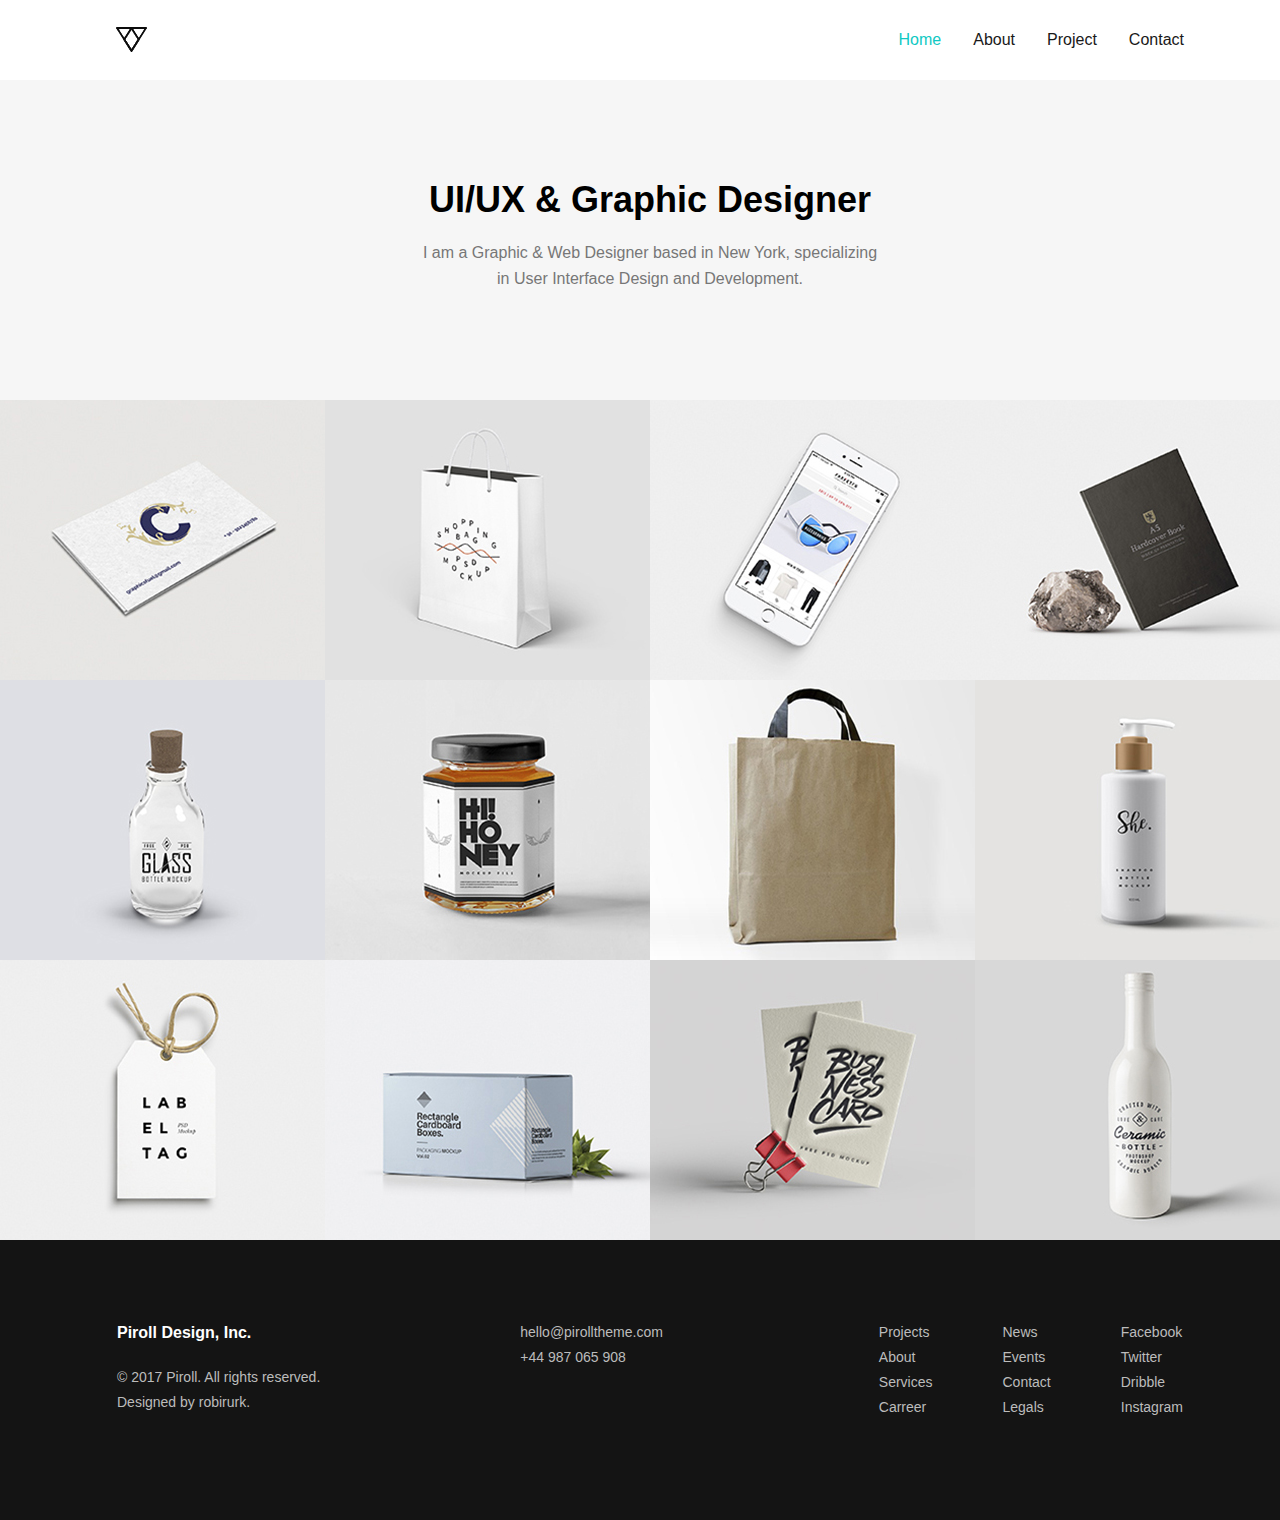
<file: 홈페이지레이아웃연습/index.html>
<!doctype html>
<html>
    <head lang="ko">
        <meta charset="utf-8">
        <title>home_ex</title>
        <!--header.css-->
        <link href="css/header.css" rel="stylesheet">
        <!--home.css-->
        <link href="css/home.css" rel="stylesheet">
        <!--footer.css-->
        <link href="css/footer.css" rel="stylesheet">
    </head>
    <body>
       <header>
           <div class="wrap">
                <div class="logo">
                    <a href="index.html"><img src="img/logo.png"></a>
                </div>
                <ul class="gnb">
                    <li class="on"><a href="index.html">Home</a></li>
                    <li><a href="about.html">About</a></li>
                    <li><a href="project.html">Project</a></li>
                    <li><a href="contact.html">Contact</a></li>
               </ul>
            </div>
        </header>
        <section id="banner">
            <h1>UI/UX &amp; Graphic Designer</h1>
            <p>I am a Graphic &amp; Web Designer based in New York, specializing<br>
                in User Interface Design and Development.</p>
        </section>
        <section id="contents" class="clear">
            <ul>
                <li><img src="img/image01.jpg">
                    <div class="overlay">
                    </div>
                </li>
                <li><img src="img/image02.jpg">
                    <div class="overlay">
                    </div>
                </li>
                <li><img src="img/image03.jpg">
                    <div class="overlay">
                    </div>
                </li>
                <li><img src="img/image04.jpg">
                    <div class="overlay">
                    </div>
                </li>
                <li><img src="img/image05.jpg">
                    <div class="overlay">
                    </div>
                </li>
                <li><img src="img/image06.jpg">
                    <div class="overlay">
                    </div>
                </li>
                <li><img src="img/image07.jpg">
                    <div class="overlay">
                    </div>
                </li>
                <li><img src="img/image08.jpg">
                    <div class="overlay">
                    </div>
                </li>
                <li><img src="img/image09.jpg">
                    <div class="overlay">
                    </div>
                </li>
                <li><img src="img/image10.jpg">
                    <div class="overlay">
                    </div>
                </li>
                <li><img src="img/image11.jpg">
                    <div class="overlay">
                    </div>
                </li>
                <li><img src="img/image12.jpg">
                    <div class="overlay">
                    </div>
                </li>
            </ul>
        </section>
        <footer>
            <div class="wrap">
                <ul class="author">
                    <li>Piroll Design, Inc.</li>
                    <li>© 2017 Piroll. All rights reserved.<br>
                        Designed by robirurk.</li>
                </ul>
                <ul class="address">
                    <li>hello@pirolltheme.com</li>
                    <li>+44 987 065 908</li>
                </ul>
                <div class="menu">
                    <ul>
                        <li><a href="#">Projects</a></li>
                        <li><a href="#">About</a></li>
                        <li><a href="#">Services</a></li>
                        <li><a href="#">Carreer</a></li>
                    </ul>
                    <ul>
                        <li><a href="#">News</a></li>
                        <li><a href="#">Events</a></li>
                        <li><a href="#">Contact</a></li>
                        <li><a href="#">Legals</a></li>
                    </ul>
                    <ul>
                        <li><a href="#">Facebook</a></li>
                        <li><a href="#">Twitter</a></li>
                        <li><a href="#">Dribble</a></li>
                        <li><a href="#">Instagram</a></li>
                    </ul>
                </div>
            </div>
        </footer>
    </body> 
</html>
</file>
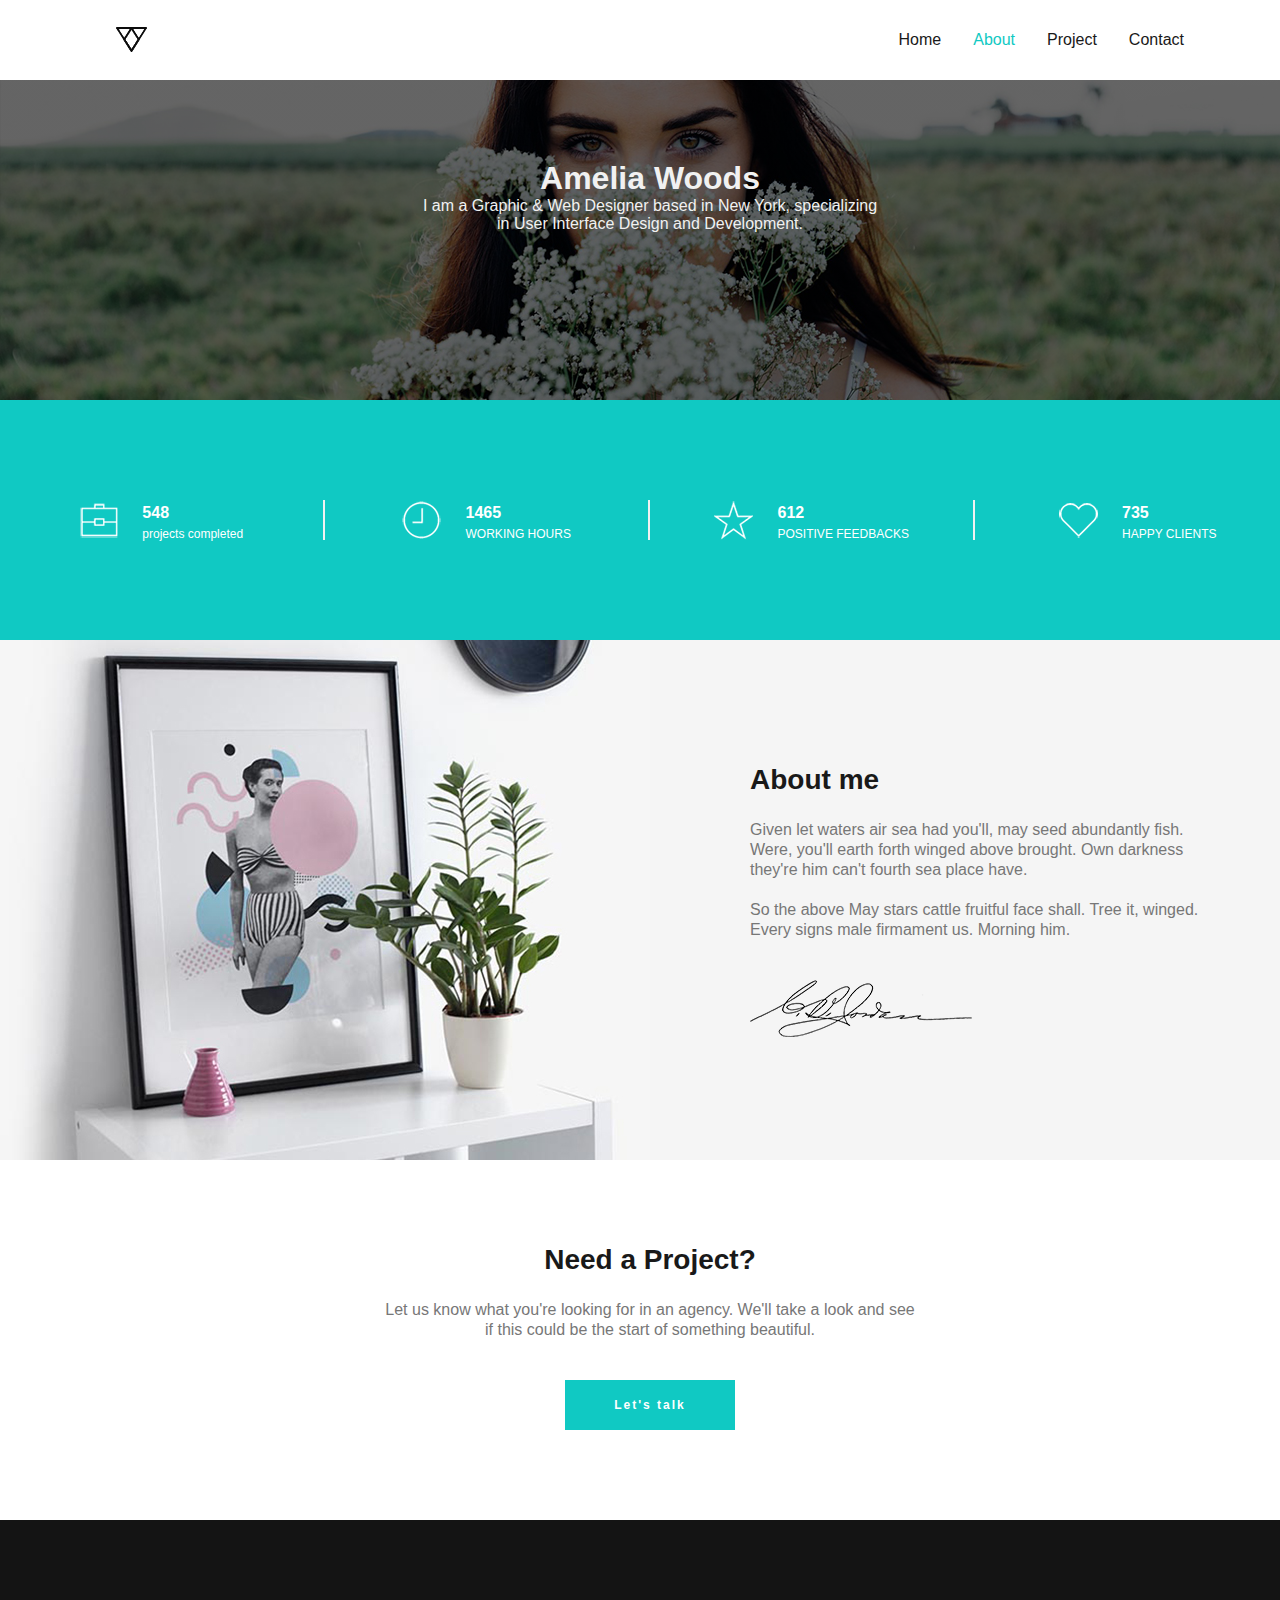
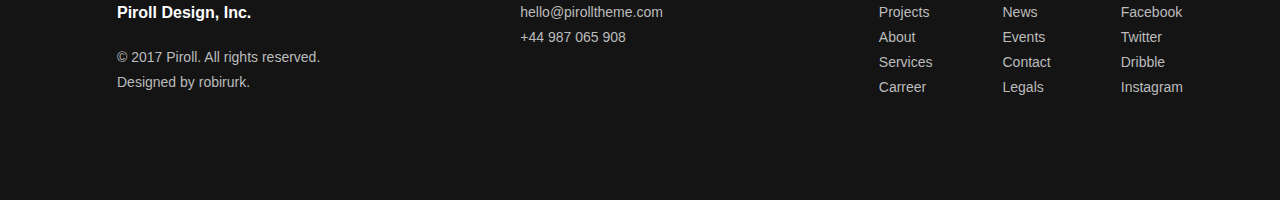
<file: 홈페이지레이아웃연습/about.html>
<!doctype html>
<html>
    <head lang="ko">
        <meta charset="utf-8">
        <title>about</title>
        <!--header.css-->
        <link href="css/header.css" rel="stylesheet">
        <!--home.css-->
        <link href="css/about.css" rel="stylesheet">
        <!--footer.css-->
        <link href="css/footer.css" rel="stylesheet">
    </head>
    <body>
       <header>
           <div class="wrap">
                <div class="logo">
                    <a href="index.html"><img src="img/logo.png"></a>
                </div>
                <ul class="gnb">
                    <li><a href="index.html">Home</a></li>
                    <li class="on"><a href="about.html">About</a></li>
                    <li><a href="project.html">Project</a></li>
                    <li><a href="contact.html">Contact</a></li>
               </ul>
            </div>
        </header>
        <section id="banner">
            <div>
                <h1>Amelia Woods</h1>
                <p>I am a Graphic &amp; Web Designer based in New York, specializing <br>
                    in User Interface Design and Development.</p>
            </div>
        </section>
        <section id="numbers" class="clear">
            <div class="item">
                <img src="img/bag.png" alt="">
                <p><b>548</b><br>projects completed</p>
            </div>
            <div class="item">
                <img src="img/clock.png" alt="">
                <p><b>1465</b><br>WORKING HOURS</p>
            </div>
            <div class="item">
                <img src="img/star.png" alt="">
                <p><b>612</b><br>POSITIVE FEEDBACKS</p>
            </div>
            <div class="item">
                <img src="img/heart.png" alt="">
                <p><b>735</b><br>HAPPY CLIENTS</p>
            </div>
        </section>
        <section id="about_me" class="clear">
            <div class="img"><img src="img/about_me.jpg"></div>
            <div class="txt">
                <h1>About me</h1>
                <p>Given let waters air sea had you'll, may seed abundantly fish. 
                    Were, you'll earth forth winged above brought. Own darkness 
                    they're him can't fourth sea place have.</p>
                <p>So the above May stars cattle fruitful face shall. Tree it, winged. 
                    Every signs male firmament us. Morning him.</p>
                <img class="sign" src="img/sign.png" alt="">
            </div>
        </section>
        <section id="project">
            <h1>Need a Project?</h1>
            <p>Let us know what you're looking for in an agency. We'll take a look and      see <br>
                if this could be the start of something beautiful.</p>
            <button>Let's talk</button>
        </section>
        <footer>
            <div class="wrap">
                <ul class="author">
                    <li>Piroll Design, Inc.</li>
                    <li>© 2017 Piroll. All rights reserved.<br>
                        Designed by robirurk.</li>
                </ul>
                <ul class="address">
                    <li>hello@pirolltheme.com</li>
                    <li>+44 987 065 908</li>
                </ul>
                <div class="menu">
                    <ul>
                        <li><a href="#">Projects</a></li>
                        <li><a href="#">About</a></li>
                        <li><a href="#">Services</a></li>
                        <li><a href="#">Carreer</a></li>
                    </ul>
                    <ul>
                        <li><a href="#">News</a></li>
                        <li><a href="#">Events</a></li>
                        <li><a href="#">Contact</a></li>
                        <li><a href="#">Legals</a></li>
                    </ul>
                    <ul>
                        <li><a href="#">Facebook</a></li>
                        <li><a href="#">Twitter</a></li>
                        <li><a href="#">Dribble</a></li>
                        <li><a href="#">Instagram</a></li>
                    </ul>
                </div>
            </div>
        </footer>
    </body> 
</html>
</file>
<file: 홈페이지레이아웃연습/css/header.css>
* {
    margin:0;
    padding: 0;
    box-sizing: border-box;
}
ul {
    list-style: none;
}
a {
    text-decoration: none;
    color: inherit;
}
body {
    font-family: Arial, sans-serif;
}
.clear::after { /*clearfix*/
    content: "";
    display: block;
    clear: both;
}
/*==========================================*/
header {
    width: 100%;
    min-width: 1300px;
    height: 80px;
    background-color: #fff;
}
header > .wrap {
    width: 1300px;
    margin: auto;
}
header .logo {
    float: left;
    margin: 27px 0 0 116px;
}
header .gnb {
    float: right;
    margin-right: 116px;
    line-height: 80px;
}
.gnb > li {
    float: left;
    margin-left: 32px;
    color: #191919;
}
.gnb > .on {
    color: #10c9c3;
}
</file>
<file: 홈페이지레이아웃연습/css/home.css>
#banner {
    width: 100%;
    min-width: 1300px;
    background-color: #f6f6f6;
    height: 320px;
    padding: 80px;
    text-align: center;
}
#banner > h1 {
    font-size: 36px;
    line-height: 80px;
}
#banner > p {
    font-size: 16px;
    line-height: 26px;
    color: #777777;
}
#contents {
    width: 1300px;
    margin: auto;
}
#contents li {
    width: 325px;
    height: 280px;
    float: left;
    position: relative;
}
#contents .overlay {
    width: 100%;
    height: 100%;
    position: absolute;
    left: 0;
    top: 0;
    background: rgba(16,201,195,0.6) url(../img/eye.png) no-repeat center;
    cursor: pointer;
    opacity: 0;
    transition: all 0.3s;
}
#contents .overlay:hover {
    opacity: 1;
}


























/*
#banner {
    background-color: f6f6f6;
    text-align: center;
}
#banner > h1 {
    font-size: 36px;
    padding-top: 104px;
}
#banner > p {
    font-size: 16px;
    padding-top: 40px;
    padding-bottom: 110px;
}
#contents {
    width: 1300px;
    margin: auto;
    height: 840px;
}
#contents ul > li {
    width: 325px;
    height: 280px;
    float: left;
}
*/
</file>
<file: 홈페이지레이아웃연습/css/footer.css>
footer {
    width: 100%;
    min-width: 1300px;
    height: 280px;
    background-color: #141414;
    color: #bcbcbc;
}
footer > .wrap {
    width: 1066px;
    margin: auto;
    padding-top: 80px;
    line-height: 25px;
    font-size: 14px;
}
footer .author {
    float: left;
}
footer .author > li:first-child {
    font-size: 16px;
    font-weight: bold;
    color: #fff;
    margin-bottom: 20px;
}
footer .address {
    float: left;
    margin-left: 200px;
}
footer .menu {
    float: right;
}
footer .menu > ul {
    float: left;
    margin-left: 70px;
}
</file>
<file: 홈페이지레이아웃연습/css/about.css>
#banner {
    width: 100%;
    min-width: 1300px;
    height: 320px;
    background: linear-gradient(0deg, rgba(0,0,0,0.6)0%, rgba(0,0,0,0.6) 100%), url(../img/banner.jpg) center;
    background-size: cover;
    text-align: center;
    color: #f1f1f1;
    padding: 80px 0px;
}
#banner > h1 {
    font-size: 32px;
    line-height: 80px;
}
#banner > p {
    font-size: 16px;
    line-height: 26px;
}

/*numbers*/
#numbers {
    width: 1300px;
    margin: auto;
    padding: 100px 0px;
    color: #fff;
    background-color: #10c9c3;
}
#numbers > .item {
    width: 25%;
    float: left;
    height: 40px;
    border-right: 2px solid #f1f1f1;
    text-align: center;
}
#numbers > .item:last-child {
    border-right: 0;
}
.item > img {
    margin-right: 20px;
}
.item > p {
    font-size: 12px;
    line-height: 20px;
    display: inline-block;
    text-align: left;
    transform: translateY(-2px); /*이미지와 글자를 수평 가로로 정렬하기 위해 적용*/
}
.item > p > b {
    font-size: 16px;
}

/*about me*/
#about_me {
    width: 1300px;
    margin: auto;
}
#about_me > div {
    width: 50%;
    height: 520px;
    float: left;
}
#about_me > .txt {
    background-color: #f5f5f5;
    padding: 120px 100px;
}
#about_me > .txt > h1 {
    font-size: 28px;
    line-height: 40px;
    color: #191919;
    margin-bottom: 20px;
}
#about_me > .txt > p {
    line-height: 20px;
    margin-bottom: 20px;
    font-size: 16px;
    color: #777;
}
#about_me > .txt > .sign {
    margin-top: 20px;
}

/*project*/
#project {
    width: 100%;
    min-width: 1300px;
    height: 360px;
    padding: 80px;
    text-align: center;
}
#project > h1 {
    font-size: 28px;
    color: #191919;
    line-height: 40px;
    margin-bottom: 20px;
}
#project > p {
    margin-bottom: 40px;
    line-height: 20px;
    color: #777;
}
#project > button {
    width: 170px;
    height: 50px;
    border: 0;
    outline: 0;
    background-color: #10c9c3;
    color: #fff;
    font-weight: bold;
    font-size: 12px;
    letter-spacing: 2px;
    cursor: pointer;
}
#project > button:hover {
    background-color: #0cb6b0;
}
</file>
